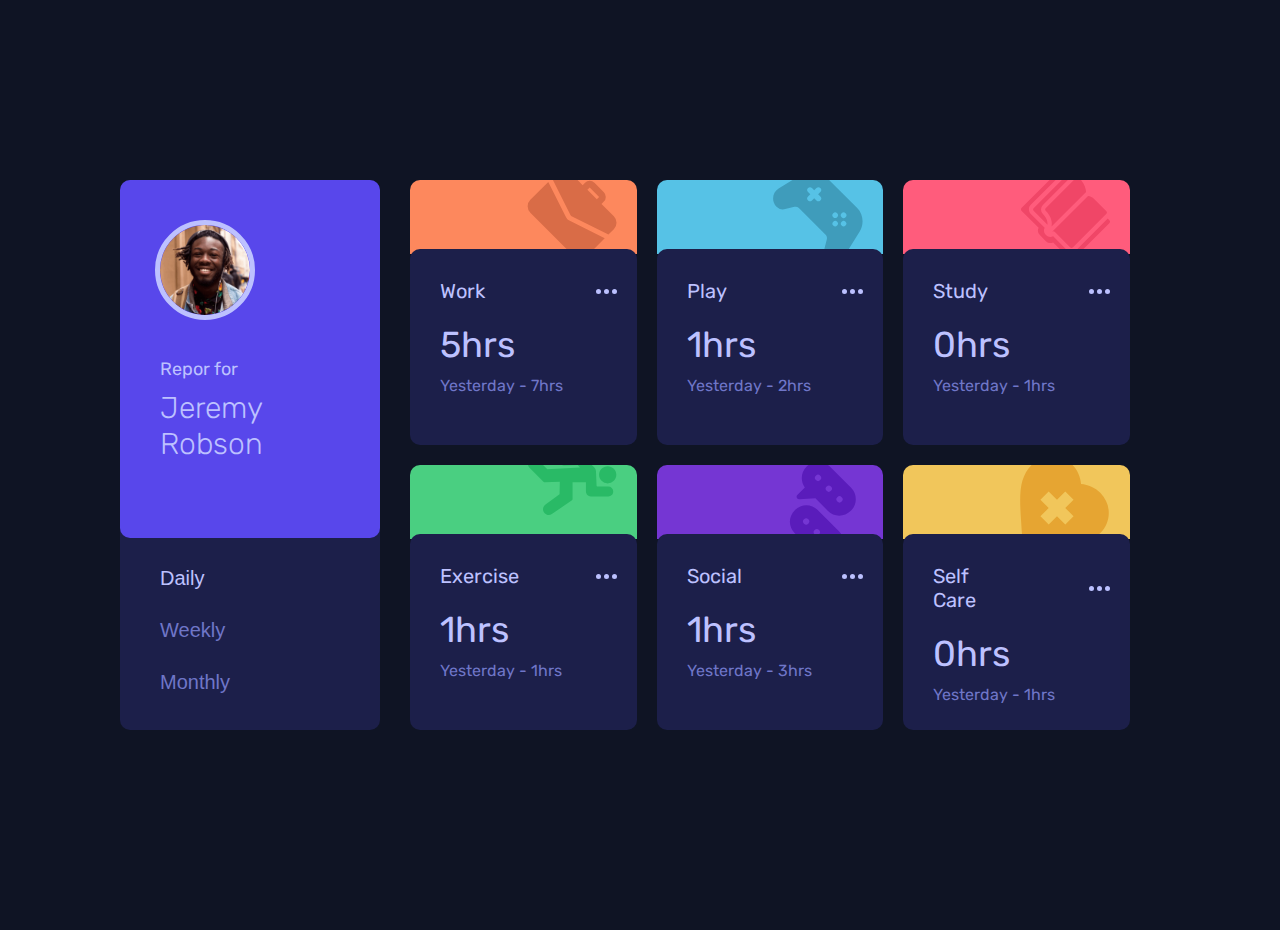
<file: index.html>
<!DOCTYPE html>
<html lang="en">
  <head>
    <meta charset="UTF-8" />
    <meta http-equiv="X-UA-Compatible" content="IE=edge" />
    <meta name="viewport" content="width=device-width, initial-scale=1.0" />
    <title>Time Tracking Dash</title>
    <link rel="preconnect" href="https://fonts.googleapis.com" />
    <link rel="preconnect" href="https://fonts.gstatic.com" crossorigin />
    <link
      href="https://fonts.googleapis.com/css2?family=Rubik:wght@300;400;500;600;700&display=swap"
      rel="stylesheet"
    />
    <link rel="stylesheet" href="./src/styles/style.css" />
    <link rel="stylesheet" href="./src/styles/desktop.css" />
  </head>
  <body>
    <main class="dash-board">
      <section class="report__time-frame">
        <div class="report__user">
          <div class="container__avatar">
            <img
              src="./src/assets/images/image-jeremy.png"
              alt="user avatar"
              class="report__avatar-user"
            />
          </div>
          <div>
            <p class="report__text">Repor for</p>
            <p class="report__name-user">Jeremy Robson</p>
          </div>
        </div>
        <menu>
          <button class="button-active time-frame" name="daily">Daily</button>
          <button class="time-frame" name="weekly">Weekly</button>
          <button class="time-frame" name="monthly">Monthly</button>
        </menu>
      </section>
      <section class="card__time-frame"></section>
    </main>
    <script src="./src/index.js"></script>
  </body>
</html>
</file>
<file: src/styles/style.css>
:root {
    /*Primary*/
    --blue: hsl(246, 80%, 60%);
    --lightRedWork: hsl(16, 98%, 68%);
    --softBluePlay: hsl(195, 74%, 62%);
    --lightRedStudy: hsl(348, 100%, 68%);
    --limeGreenExercise: hsl(145, 58%, 55%);
    --violetSocial: hsl(264, 64%, 52%);
    --softOrangeSelfCare: hsl(43, 84%, 65%);
    /* Neutral */
    --veryDarkBlue: hsl(226, 43%, 10%);
    --darkBlue: hsl(235, 46%, 20%);
    --desaturatedBlue: hsl(235, 45%, 61%);
    --paleBlue: hsl(236, 100%, 87%);
    --primaryBorderRadius: 10px;
}

* {
    box-sizing: border-box;
    margin: 0;
    padding: 0;
}

html {
    font-size: 62.5%;
    font-family: 'Rubik',
        sans-serif;
}

body {
    width: 100%;
    height: 100%;
    background-color: var(--veryDarkBlue);
    padding-bottom: 20px;
}

.dash-board {
    display: grid;
    grid-template-columns: 1fr;
    grid-template-rows: 1fr auto;
    gap: 20px;
}

.report__time-frame {
    margin: 100px 30px 10px 30px;
    display: flex;
    flex-wrap: wrap;
    justify-content: space-around;
    background-color: var(--darkBlue);
    border-radius: var(--primaryBorderRadius);
}

.report__user {
    width: 100%;
    height: 70%;
    padding: 30px 20px;
    background-color: var(--blue);
    display: flex;
    justify-content: space-around;
    align-items: center;
    border-radius: var(--primaryBorderRadius);

}

.report__avatar-user {
    border: 5px solid var(--paleBlue);
    border-radius: 50%;
    width: 100px;
}

.report__user div p {
    padding-left: 20px;
}

.report__text {
    font-size: 1.6rem;
    color: var(--paleBlue);
}

.report__name-user {
    font-size: 2.4rem;
    font-weight: 300;
    color: var(--paleBlue);
}

menu {
    width: 100%;
    display: flex;
    justify-content: space-evenly;
    height: 30%;
}


.time-frame {
    background-color: transparent;
    font-size: 2rem;
    color: var(--desaturatedBlue);
    border: none;
    cursor: pointer;
}

.button-active {
    color: var(--paleBlue);
}

.time-frame:hover {
    color: var(--paleBlue);
}

.card__time-frame {
    height: 100%;
    display: grid;
    grid-template-rows: min-content;
    gap: 20px;
    margin: 0 30px;
}

.card {
    height: 100%;
    position: relative;
}

.card__logo {
    height: 28%;
    position: relative;
    border-top-left-radius: var(--primaryBorderRadius);
    border-top-right-radius: var(--primaryBorderRadius);
    overflow: hidden;
}

.card__logo img {
    position: absolute;
    right: 20px;
    top: -10px;
    width: 90px;
}

.card__info {
    position: relative;
    top: -2%;
    height: 72%;
    display: grid;
    grid-template-columns: 1fr 1fr;
    grid-template-rows: 1fr 1fr;
    justify-content: center;
    align-items: center;
    padding: 30px 30px 80px 30px;
    color: var(--paleBlue);
    background-color: var(--darkBlue);
    border-radius: var(--primaryBorderRadius);
}


.card__title {
    font-size: 2rem;
    font-weight: 400;
    padding-bottom: 10px;

}

.card__ellipsis-icon {
    text-align: end;
    padding-bottom: 10px;
}

.card__time {
    font-size: 3rem;
}

.card__last-time {
    font-size: 1.6rem;
    color: var(--desaturatedBlue);
    text-align: end;
}
</file>
<file: src/styles/desktop.css>
@media (min-width: 900px) {
    .dash-board {
        grid-template-columns: 1fr 3fr;
        grid-template-rows: 1fr;
        gap: 0;
        padding: 180px 120px;
    }

    .report__time-frame {
        margin: 0;
        flex-direction: column;
        justify-content: flex-start;
    }

    .report__user {
        height: 65%;
        flex-direction: column;
        justify-content: flex-start;
        align-items: flex-start;
        padding: 20px 20px 0px 20px;
    }

    .container__avatar {
        padding: 20px 0 30px 15px;
    }

    .report__text {
        font-size: 1.8rem;
        padding-top: 5px;

    }

    .report__name-user {
        font-size: 3rem;
        padding: 10px 0 20px 0;
    }

    menu {
        flex-direction: column;
        align-items: flex-start;
        padding-left: 20px;
    }

    .time-frame {
        padding: 20px 0 0 20px;
    }


    .card__time-frame {
        grid-template-columns: repeat(3, 1fr);
        grid-template-rows: 1fr 1fr;
    }

    .card__info {

        grid-template-rows: 1fr 1fr auto;
        height: 74%;
        padding: 30px 20px 80px 20px;
    }

    .card__title {
        padding-bottom: 20px;
        padding-left: 10px;

    }

    .card__ellipsis-icon {
        padding-bottom: 20px;
    }

    .card__time {
        font-size: 3.6rem;
        grid-column: 1 / 3;
        grid-row: 2 / 3;
        padding-bottom: 10px;
        padding-left: 10px;
    }

    .card__last-time {
        padding-left: 10px;
        text-align: left;
        grid-column: 1 / 3;
        grid-row: 3 / 4;
    }
}
</file>
